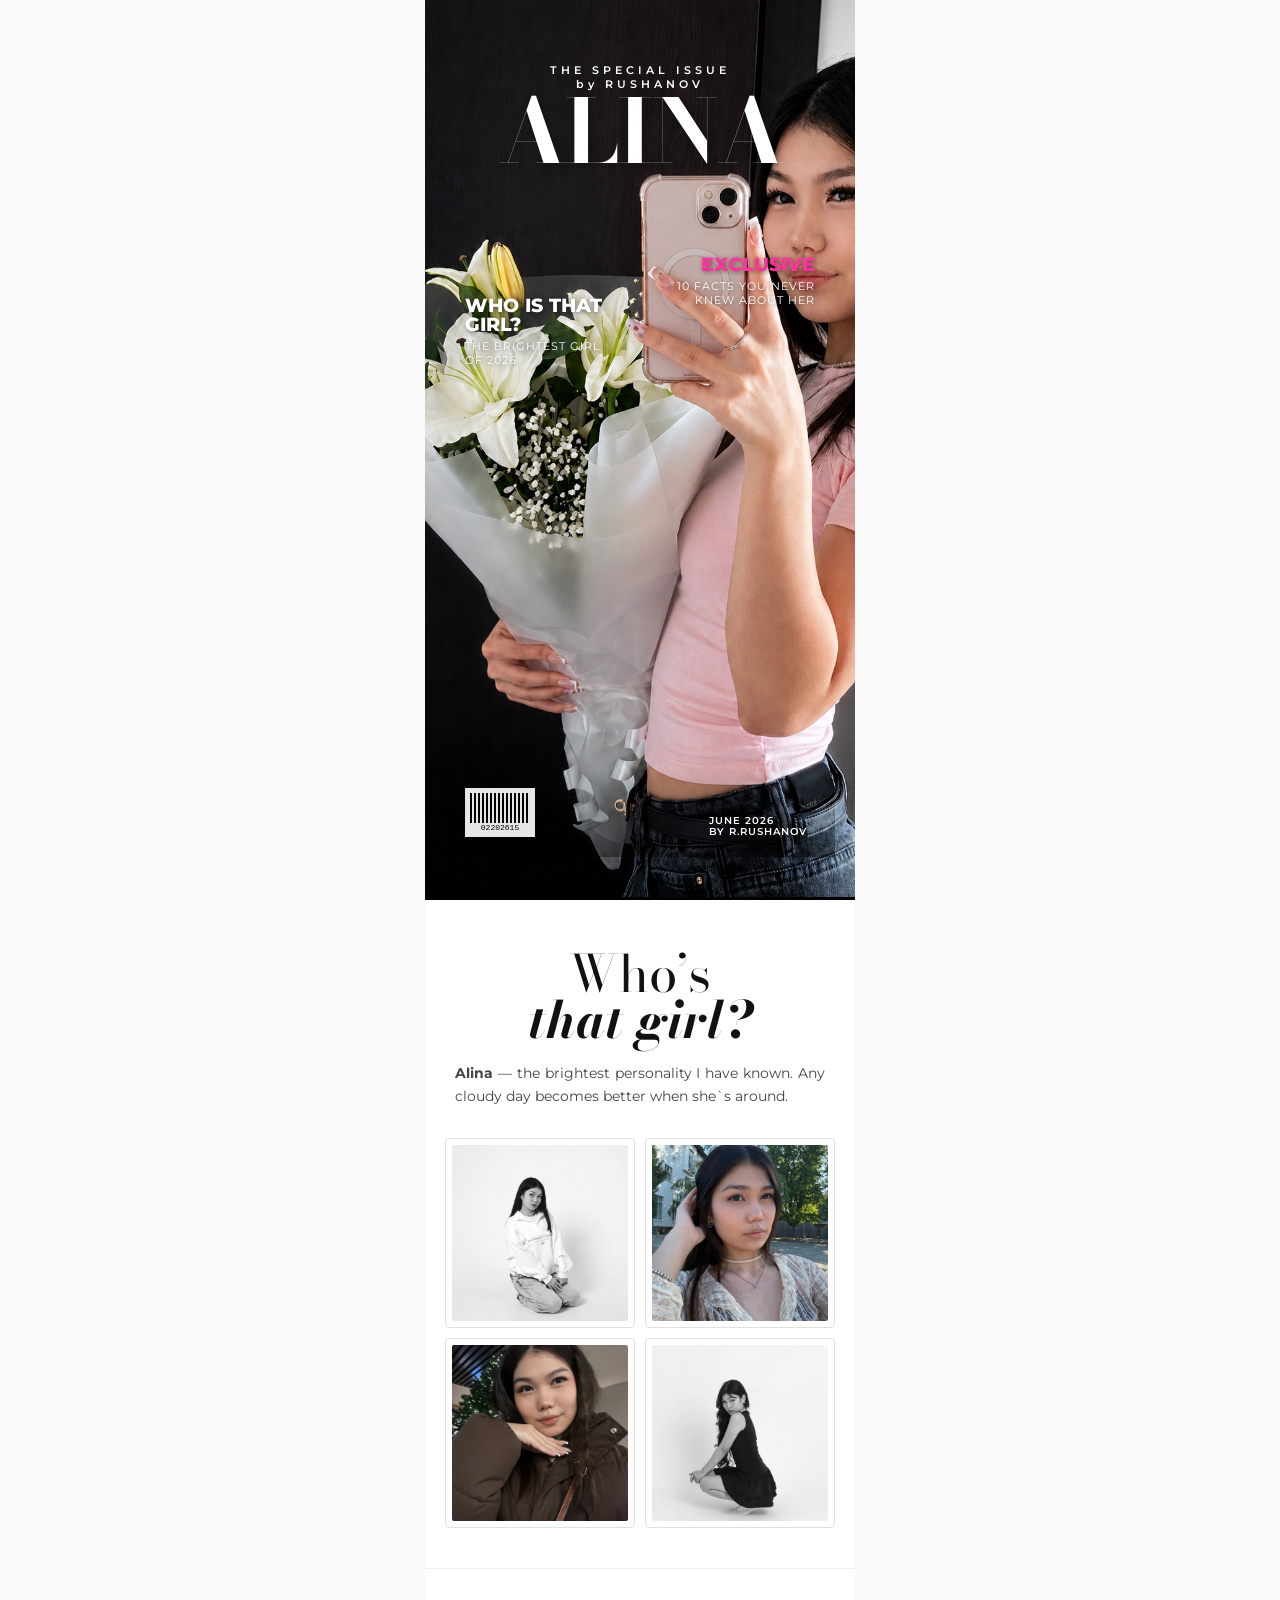
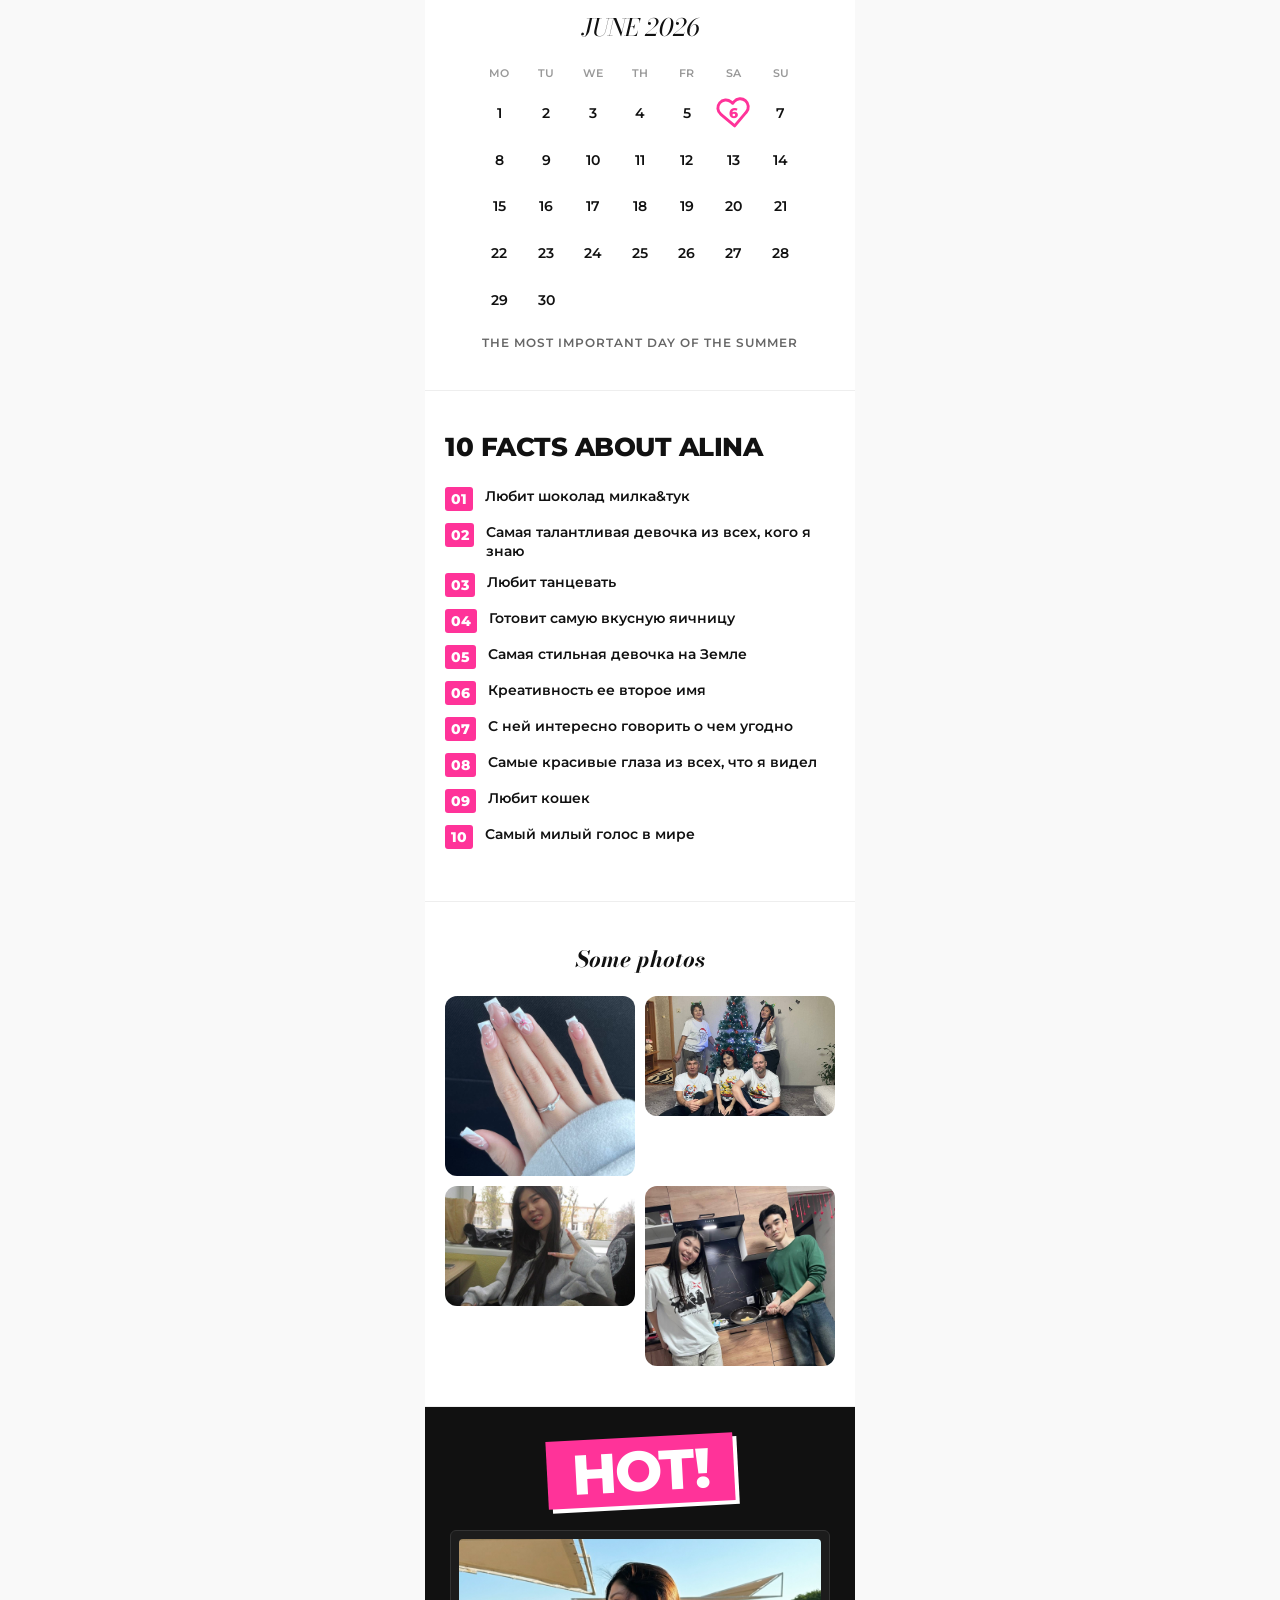
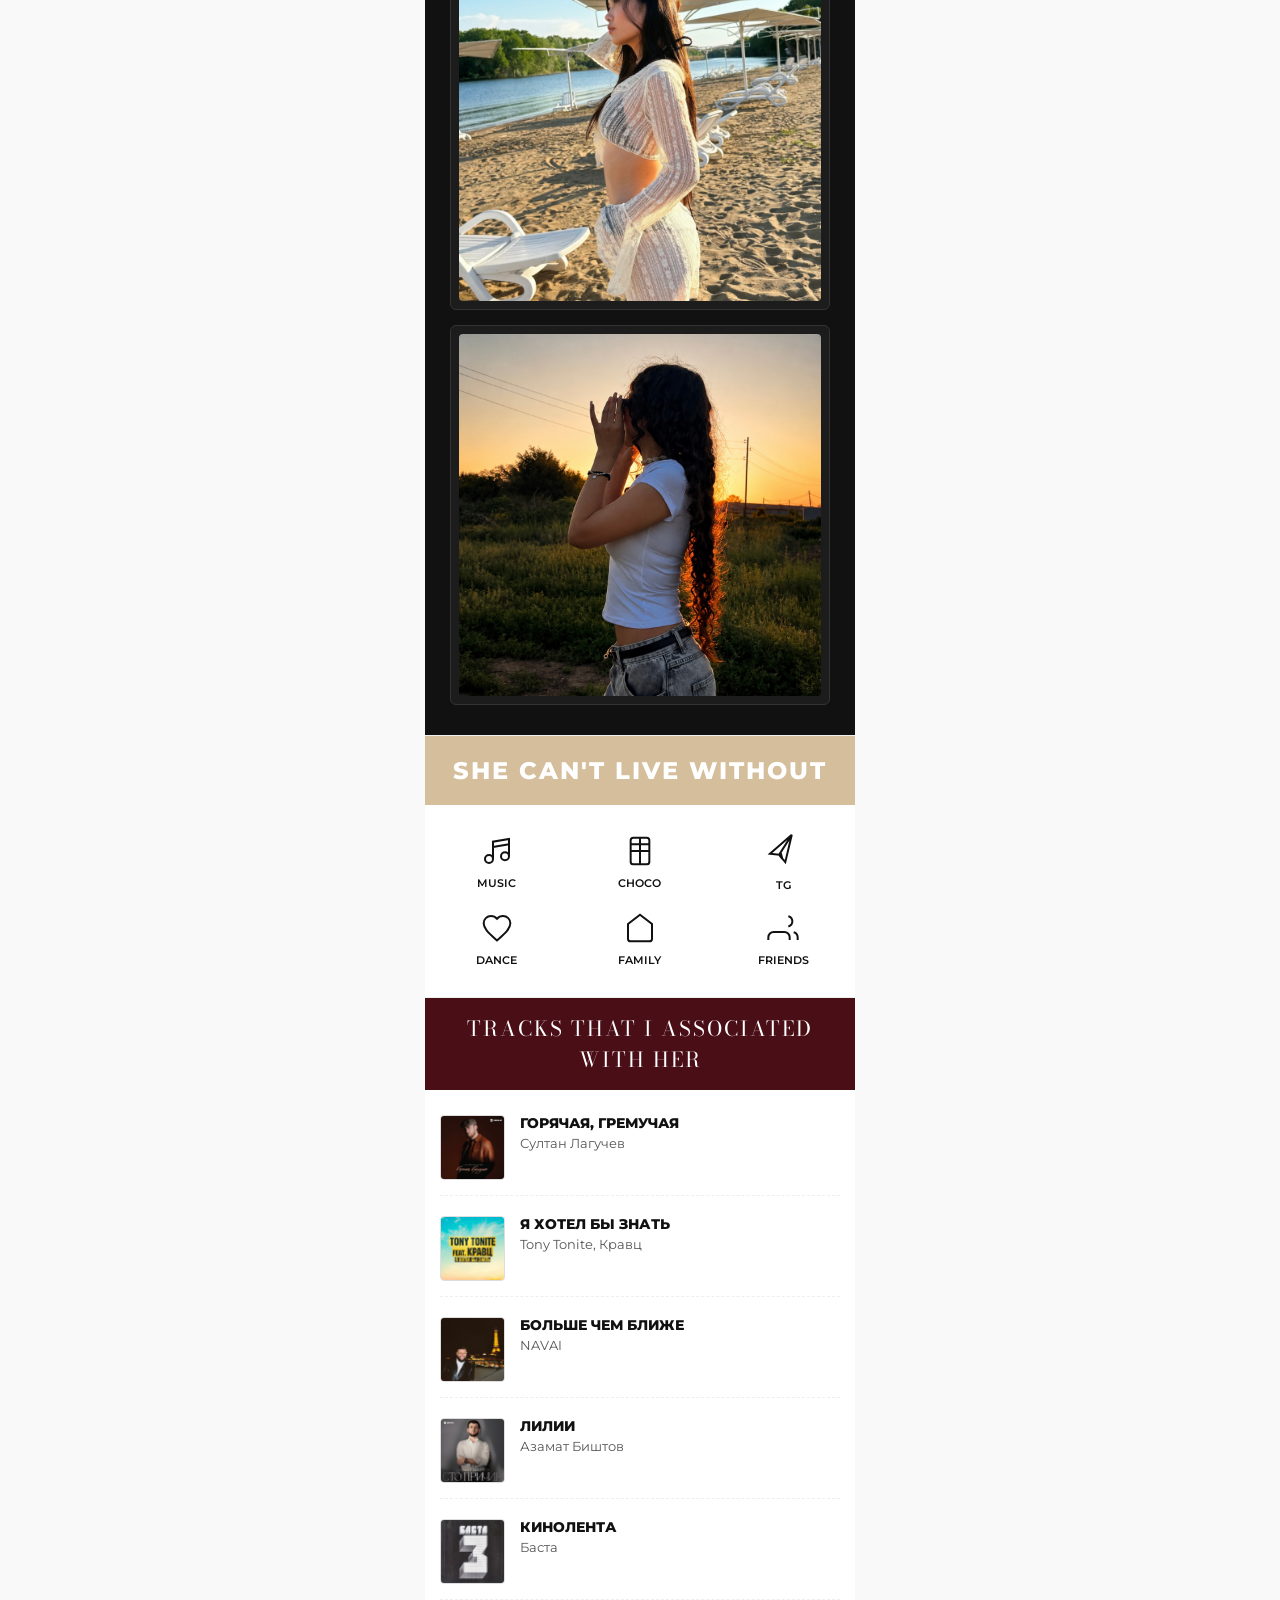
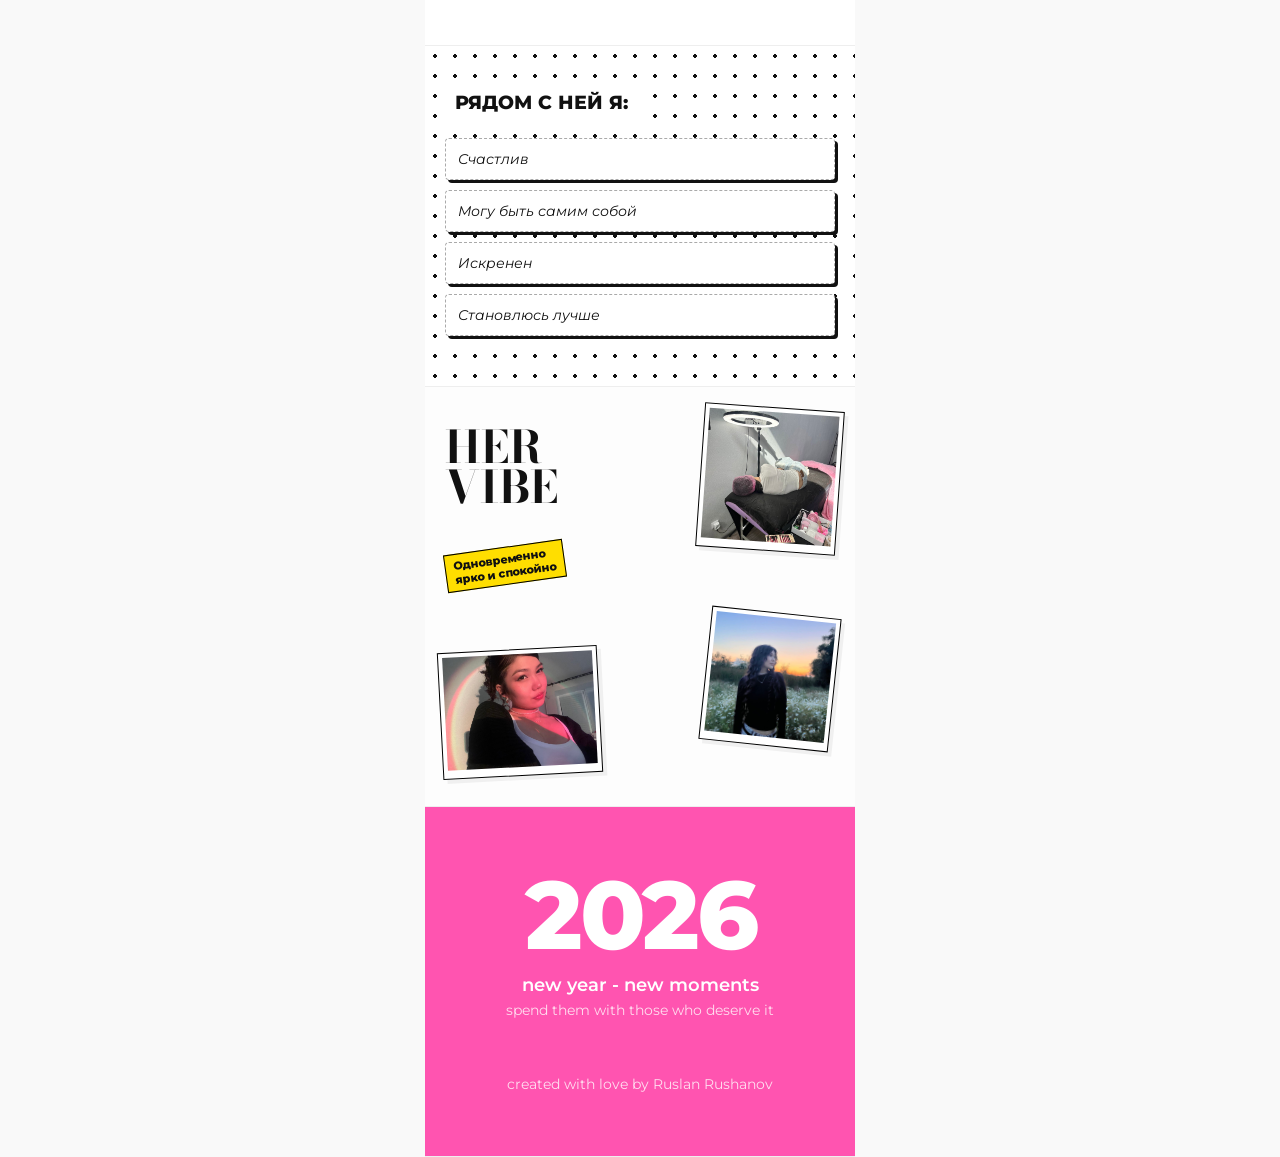
<file: index.html>
<!DOCTYPE html>
<html lang="ru">
<head>
    <meta charset="UTF-8">
    <meta name="viewport" content="width=device-width, initial-scale=1.0, maximum-scale=1.0, user-scalable=no">
    <title>Alina2026</title>
    <style>
        @import url('https://fonts.googleapis.com/css2?family=Bodoni+Moda:ital,wght@0,400;0,700;1,400&family=Montserrat:wght@400;600;800&display=swap');

        :root {
            --bg-light: #f9f9f9;
            --main-black: #111111;
            --accent-pink: #ff3399;
            --muted-gold: #d5be9b;
            --dark-red: #4a0e17;
        }

        * {
            box-sizing: border-box;
            margin: 0;
            padding: 0;
            /* Убирает серое выделение при тапе на iPhone */
            -webkit-tap-highlight-color: transparent; 
        }

        body {
            background-color: var(--bg-light);
            font-family: 'Montserrat', sans-serif;
            color: var(--main-black);
            padding: 0;
            margin: 0;
            width: 100vw;
            overflow-x: hidden;
        }

        /* Мобильный контейнер в один экран по ширине */
        .phone-wrapper {
            width: 100%;
            max-width: 430px; /* Ширина топовых iPhone Pro Max */
            margin: 0 auto;
            background: #fff;
        }

        section {
            padding: 40px 20px;
            border-bottom: 1px solid #eee;
            position: relative;
        }
        /* обложка */
    .magazine-cover {
        position: relative;
        width: 100%;
        height: 100vh; /* Занимает весь экран телефона */
        background-color: #000;
        overflow: hidden;
        display: flex;
        flex-direction: column;
        justify-content: space-between;
        border-bottom: 3px solid #000;
    }

    /* ФОТОГРАФИЯ - ЗАДНИЙ ФОН */
    .cover-image-container {
        position: absolute;
        top: 0;
        left: 0;
        width: 100%;
        height: 100%;
        z-index: 1;
    }

    .cover-image-container img {
        width: 100%;
        height: 100%;
        object-fit: cover; /* Фото заполнит весь экран без искажений */
        /* filter: brightness(0.9); — можно чуть притемнить, если текст плохо видно */
    }

    /* ГЛАВНОЕ НАЗВАНИЕ ЖУРНАЛА */
    .cover-masthead {
        position: relative;
        z-index: 2;
        text-align: center;
        padding-top: 23px;
    }

    .cover-masthead h1 {
        font-family: 'Bodoni Moda', serif;
        font-size: 5.5rem;
        color: #fff;
        text-transform: uppercase;
        letter-spacing: -2px;
        line-height: 0.8;
        margin: 0;
        /* Эффект тени, чтобы текст читался на любом фоне */
        text-shadow: 2px 2px 10px rgba(0,0,0,0.3);
    }

    /* БОКОВЫЕ ЗАГОЛОВКИ */
    .cover-headlines {
        position: relative;
        z-index: 3;
        padding: 20px;
        color: #fff;
        text-shadow: 1px 1px 5px rgba(0,0,0,0.5);
    }

    .left-headlines {
        position: absolute;
        bottom: 120px;
        left: 20px;
        max-width: 150px;
    }

    .right-headlines {
        position: absolute;
        bottom: 180px;
        right: 20px;
        text-align: right;
        max-width: 180px;
    }

    .headline-main {
        font-family: 'Montserrat', sans-serif;
        font-weight: 800;
        font-size: 1.2rem;
        text-transform: uppercase;
        line-height: 1;
        margin-bottom: 5px;
    }

    .headline-sub {
        font-family: 'Montserrat', sans-serif;
        font-size: 0.7rem;
        text-transform: uppercase;
        font-weight: 400;
        letter-spacing: 1px;
    }

    /* НИЖНЯЯ ПАНЕЛЬ: ШТРИХ-КОД И ВЫПУСК */
    .cover-footer {
        position: relative;
        z-index: 3;
        display: flex;
        justify-content: space-between;
        align-items: flex-end;
        padding: 20px;
        background: linear-gradient(transparent, rgba(0,0,0,0.4));
    }

    .barcode-area {
        background: #fff;
        padding: 5px;
        display: flex;
        flex-direction: column;
        align-items: center;
        opacity: 0.9;
    }

    .barcode-lines {
        width: 60px;
        height: 30px;
        /* Имитация штрих-кода через градиент */
        background: repeating-linear-gradient(90deg, #000, #000 2px, #fff 2px, #fff 4px);
    }

    .issue-info {
        color: #fff;
        font-size: 0.6rem;
        text-transform: uppercase;
        font-weight: 600;
        letter-spacing: 1px;
    }

        /* --- 1. HERO SECTION --- */
        .hero-section {
            text-align: center;
            padding-top: 50px;
        }

        .main-title {
            font-family: 'Bodoni Moda', serif;
            font-size: 3.2rem;
            line-height: 0.9;
            font-weight: 400;
            margin-bottom: 20px;
        }

        .main-title span {
            display: block;
            font-style: italic;
            font-weight: 700;
            color: var(--main-black);
        }

        .hero-desc {
            font-size: 0.9rem;
            line-height: 1.6;
            color: #444;
            margin-bottom: 30px;
            padding: 0 10px;
            text-align: justify;
        }

        /* Инста-коллаж: 2х2 аккуратных поста */
        .insta-grid {
            display: grid;
            grid-template-columns: 1fr 1fr;
            gap: 10px;
        }

        .insta-card {
            background: #fff;
            border: 1px solid #e0e0e0;
            padding: 6px;
            border-radius: 4px;
        }

        .insta-card img {
            width: 100%;
            aspect-ratio: 1;
            object-fit: cover;
            display: block;
            border-radius: 2px;
        }

        /* --- 2. 10 FACTS --- */
        .facts-section {
            background: #fff;
        }

        .facts-section h2 {
            font-size: 1.6rem;
            font-weight: 800;
            text-transform: uppercase;
            margin-bottom: 25px;
            letter-spacing: -0.5px;
        }

        .fact-row {
            display: flex;
            align-items: flex-start;
            margin-bottom: 12px;
        }

        .fact-num {
            font-weight: 800;
            font-size: 0.9rem;
            color: #fff;
            background: var(--accent-pink);
            padding: 3px 6px;
            margin-right: 12px;
            border-radius: 3px;
            min-width: 26px;
            text-align: center;
        }

        .fact-text {
            font-size: 0.85rem;
            font-weight: 600;
            line-height: 1.4;
        }

        /* --- 3. PINTEREST BOARD --- */
        .pinterest-section h2 {
            font-family: 'Bodoni Moda', serif;
            font-style: italic;
            font-size: 1.4rem;
            text-align: center;
            margin-bottom: 20px;
        }

        .pin-board {
            display: grid;
            grid-template-columns: 1fr 1fr;
            gap: 10px;
        }

        .pin {
            border-radius: 12px;
            overflow: hidden;
            background: #f0f0f0;
        }

        .pin img {
            width: 100%;
            display: block;
            object-fit: cover;
        }

        .p-long { height: 180px; }
        .p-short { height: 120px; }

        /* --- 4. CAN'T LIVE WITHOUT --- */
        .cant-live-header {
            background: var(--muted-gold);
            color: #fff;
            padding: 20px;
            text-align: center;
            font-size: 1.5rem;
            font-weight: 800;
            text-transform: uppercase;
            letter-spacing: 2px;
        }

        .icons-vibe-grid {
            display: grid;
            grid-template-columns: repeat(3, 1fr);
            gap: 20px;
            padding: 30px 10px;
        }

        .icon-box {
            text-align: center;
            font-size: 0.7rem;
            font-weight: 600;
            text-transform: uppercase;
        }

        .icon-box svg {
            width: 32px;
            height: 32px;
            margin-bottom: 6px;
            stroke: #111;
            fill: none;
            stroke-width: 1.5;
        }

        /* --- 5. EXCLUSIVE INTERVIEW --- */
        .interview-header {
            background: var(--dark-red);
            color: #fff;
            padding: 15px;
            text-align: center;
            font-family: 'Bodoni Moda', serif;
            font-size: 1.5rem;
        }

        .interview-content {
            padding: 25px 15px;
        }

        .qa-block {
            margin-bottom: 18px;
            border-bottom: 1px dashed #eee;
            padding-bottom: 10px;
        }

        .qa-block h3 {
            font-size: 0.85rem;
            font-weight: 800;
            margin-bottom: 4px;
        }

        .qa-block p {
            font-size: 0.85rem;
            color: #555;
            line-height: 1.4;
        }

        /* --- 6. WHAT THEY THINK ABOUT ME --- */
        .polka-dot-bg {
            background-image: radial-gradient(#111 12%, transparent 13%);
            background-size: 20px 20px;
            background-color: #fff;
            padding: 40px 20px;
        }

        .polka-dot-bg h2 {
            font-weight: 800;
            font-size: 1.2rem;
            text-transform: uppercase;
            margin-bottom: 20px;
            text-align: center;
            background: #fff;
            display: inline-block;
            padding: 4px 10px;
        }

        .sticker-quote {
            background: #fff;
            border: 1.5px dashed #aaa;
            padding: 12px;
            margin-bottom: 10px;
            border-radius: 4px;
            font-style: italic;
            font-size: 0.85rem;
            box-shadow: 3px 3px 0px var(--main-black);
        }

        /* --- 7. HER VIBE (Мобильный коллаж) --- */
        .vibe-section {
            background: #fdfdfd;
            height: 420px;
            position: relative;
        }

        .vibe-title {
            font-family: 'Bodoni Moda', serif;
            font-size: 2.8rem;
            font-weight: 700;
            line-height: 0.9;
        }

        .collage-img {
            position: absolute;
            border: 1px solid #000;
            padding: 4px;
            background: #fff;
            box-shadow: 4px 4px 0 rgba(0,0,0,0.05);
        }

        .img-1 { top: 20px; right: 15px; width: 140px; transform: rotate(4deg); }
        .img-2 { bottom: 30px; left: 15px; width: 160px; transform: rotate(-3deg); }
        .img-3 { bottom: 60px; right: 20px; width: 130px; transform: rotate(6deg); }

        .bubble-meme {
            position: absolute;
            background: #ffde00;
            border: 1.5px solid #000;
            padding: 4px 8px;
            font-size: 0.7rem;
            font-weight: 800;
            top: 160px;
            left: 20px;
            transform: rotate(-8deg);
        }

        /* --- 8. FINAL PAGE --- */
        .final-section {
            background: #ff54b0;
            color: #fff;
            text-align: center;
            padding: 60px 20px;
        }

        .big-year {
            font-size: 6rem;
            font-weight: 800;
            line-height: 1;
            letter-spacing: -3px;
            margin-bottom: 10px;
        }

        .final-text {
            font-size: 1.1rem;
            font-weight: 600;
            line-height: 1.4;
        }
        /* --- СТИЛИ ДЛЯ МУЗЫКАЛЬНОГО БЛОКА --- */
.tracks-section {
    background: #fff;
}

.tracks-header {
    background: var(--dark-red); /* Сохраняем благородный темный цвет */
    color: #fff;
    padding: 15px;
    text-align: center;
    font-family: 'Bodoni Moda', serif;
    font-size: 1.3rem;
    text-transform: uppercase;
    letter-spacing: 2px;
}

.tracks-content {
    padding: 25px 15px;
}

.track-item {
    display: flex; /* Выстраиваем в ряд: фото + текст */
    align-items: flex-start;
    gap: 15px; /* Расстояние между обложкой и текстом */
    margin-bottom: 20px;
    padding-bottom: 15px;
    border-bottom: 1px dashed #eee;
}

.track-cover {
    width: 65px; /* Размер обложки трека */
    height: 65px;
    flex-shrink: 0; /* Чтобы картинка не сжималась */
    border-radius: 4px;
    background-color: #eee;
    overflow: hidden;
    border: 1px solid #ddd;
}

.track-cover img {
    width: 100%;
    height: 100%;
    object-fit: cover;
}

.track-info h3 {
    font-size: 0.85rem;
    font-weight: 800;
    margin-bottom: 4px;
    color: var(--main-black);
    text-transform: uppercase;
}

.track-info p {
    font-size: 0.8rem;
    color: #555;
    line-height: 1.4;
}

/* --- СТИЛИ ДЛЯ КАЛЕНДАРЯ --- */
.calendar-section {
    background: #fff;
    text-align: center;
}

.calendar-title {
    font-family: 'Bodoni Moda', serif;
    font-size: 1.5rem;
    font-style: italic;
    margin-bottom: 20px;
    text-transform: uppercase;
}

.calendar-grid {
    display: grid;
    grid-template-columns: repeat(7, 1fr); /* 7 дней недели */
    gap: 8px;
    max-width: 320px;
    margin: 0 auto;
    font-size: 0.85rem;
    font-weight: 600;
}

.calendar-day-name {
    color: #999;
    font-size: 0.7rem;
    text-transform: uppercase;
    margin-bottom: 5px;
}

.calendar-day {
    aspect-ratio: 1;
    display: flex;
    align-items: center;
    justify-content: center;
    border-radius: 4px;
}

/* Стилизация важной даты — 6 июня */
/* Новые стили для даты с сердечком */
.special-date {
    position: relative;
    font-weight: 800;
    color: var(--accent-pink); /* Делаем цифру яркой */
    display: flex;
    align-items: center;
    justify-content: center;
    z-index: 1;
}

/* Вставляем сердечко на задний план цифры */
.special-date::before {
    content: "";
    position: absolute;
    width: 35px; /* Размер сердечка */
    height: 35px;
    z-index: -1; /* Прячем за цифру, чтобы она была поверх */
    background-image: url("data:image/svg+xml;utf8,<svg xmlns='http://www.w3.org/2000/svg' viewBox='0 0 24 24' fill='none' stroke='%23ff3399' stroke-width='2' stroke-linecap='round' stroke-linejoin='round'><path d='M20.84 4.61a5.5 5.5 0 0 0-7.78 0L12 5.67l-1.06-1.06a5.5 5.5 0 0 0-7.78 7.78l1.06 1.06L12 21.23l7.78-7.78 1.06-1.06a5.5 5.5 0 0 0 0-7.78z'/></svg>");
    background-size: contain;
    background-repeat: no-repeat;
    background-position: center;
    /* Легкий наклон для эффекта «от руки» */
    transform: rotate(-5deg); 
}

/* --- СТИЛИ ДЛЯ СЕКЦИИ "HOT" --- */
.hot-section {
    background: var(--main-black);
    color: #fff;
    padding: 30px 15px;
    text-align: center;
}

.hot-badge {
    background: var(--accent-pink);
    color: #fff;
    font-size: 3.5rem;
    font-weight: 800;
    display: inline-block;
    padding: 0 25px;
    letter-spacing: -2px;
    transform: rotate(-3deg);
    margin-bottom: 25px;
    box-shadow: 4px 4px 0 #fff;
}

.hot-gallery {
    display: grid;
    grid-template-columns: 1fr; /* На телефоне лучше в один ряд крупные фото */
    gap: 15px;
    padding: 0 10px;
}

.hot-photo-card {
    background: #1c1c1c;
    border: 1px solid #333;
    padding: 8px;
    border-radius: 6px;
}

.hot-photo-card img {
    width: 100%;
    display: block;
    border-radius: 4px;
    object-fit: cover;
}
    </style>
</head>
<body>

    <div class="phone-wrapper">

<section class="magazine-cover">
    <div class="cover-image-container">
        <img src="images/start.png" alt="Cover Photo">
    </div>

    <div class="cover-masthead">
        <p style="color: #fff; font-size: 0.7rem; letter-spacing: 4px; margin-bottom: 5px; font-weight: 600;">THE SPECIAL ISSUE <br>by RUSHANOV</p>
        <h1>ALINA</h1>
    </div>

    <div class="cover-headlines">
        <div class="left-headlines">
            <p class="headline-main">WHO IS THAT GIRL?</p>
            <p class="headline-sub">The brightest girl of 2026</p>
        </div>

        <div class="right-headlines">
            <p class="headline-main" style="color: #ff3399;">EXCLUSIVE</p>
            <p class="headline-sub">10 facts you never knew about her</p>
        </div>
    </div>

    <div class="cover-footer">
        <div class="barcode-area">
            <div class="barcode-lines"></div>
            <span style="font-size: 8px; color: #000; font-family: monospace;">02202615</span>
        </div>
        <div class="issue-info">
            JUNE 2026 <br> by R.Rushanov &nbsp
        </div>
    </div>
</section>    

        <section class="hero-section">
            <h1 class="main-title">Who’s<br><span>that girl?</span></h1>
            <p class="hero-desc">
                <strong>Alina</strong> — the brightest personality I have known. Any cloudy day becomes better when she`s around. 
            </p>
            <div class="insta-grid">
                <div class="insta-card"><img src="images/black1.jpeg" alt="Alina"></div>
                <div class="insta-card"><img src="images/col1.jpeg" alt="Alina"></div>
                <div class="insta-card"><img src="images/col2.jpeg" alt="Alina"></div>
                <div class="insta-card"><img src="images/black2.jpeg" alt="Alina"></div>
            </div>
        </section>

        <section class="calendar-section">
            <div class="calendar-title">June 2026</div>
            
            <div class="calendar-grid">
                <div class="calendar-day-name">Mo</div>
                <div class="calendar-day-name">Tu</div>
                <div class="calendar-day-name">We</div>
                <div class="calendar-day-name">Th</div>
                <div class="calendar-day-name">Fr</div>
                <div class="calendar-day-name">Sa</div>
                <div class="calendar-day-name">Su</div>

                <div class="calendar-day">1</div>
                <div class="calendar-day">2</div>
                <div class="calendar-day">3</div>
                <div class="calendar-day">4</div>
                <div class="calendar-day">5</div>
                
                <div class="calendar-day special-date">6</div>
                
                <div class="calendar-day">7</div>
                <div class="calendar-day">8</div>
                <div class="calendar-day">9</div>
                <div class="calendar-day">10</div>
                <div class="calendar-day">11</div>
                <div class="calendar-day">12</div>
                <div class="calendar-day">13</div>
                <div class="calendar-day">14</div>
                <div class="calendar-day">15</div>
                <div class="calendar-day">16</div>
                <div class="calendar-day">17</div>
                <div class="calendar-day">18</div>
                <div class="calendar-day">19</div>
                <div class="calendar-day">20</div>
                <div class="calendar-day">21</div>
                <div class="calendar-day">22</div>
                <div class="calendar-day">23</div>
                <div class="calendar-day">24</div>
                <div class="calendar-day">25</div>
                <div class="calendar-day">26</div>
                <div class="calendar-day">27</div>
                <div class="calendar-day">28</div>
                <div class="calendar-day">29</div>
                <div class="calendar-day">30</div>
            </div>
            
            <p style="font-size: 0.75rem; color: #666; margin-top: 15px; font-weight: 600; text-transform: uppercase; letter-spacing: 1px;">
                The most important day of the summer
            </p>
        </section>



        <section class="facts-section">
            <h2>10 facts about Alina</h2>
            <div class="fact-row"><div class="fact-num">01</div><div class="fact-text">Любит шоколад милка&тук</div></div>
            <div class="fact-row"><div class="fact-num">02</div><div class="fact-text">Самая талантливая девочка из всех, кого я знаю</div></div>
            <div class="fact-row"><div class="fact-num">03</div><div class="fact-text">Любит танцевать</div></div>
            <div class="fact-row"><div class="fact-num">04</div><div class="fact-text">Готовит самую вкусную яичницу</div></div>
            <div class="fact-row"><div class="fact-num">05</div><div class="fact-text">Самая стильная девочка на Земле</div></div>
            <div class="fact-row"><div class="fact-num">06</div><div class="fact-text">Креативность ее второе имя</div></div>
            <div class="fact-row"><div class="fact-num">07</div><div class="fact-text">С ней интересно говорить о чем угодно</div></div>
            <div class="fact-row"><div class="fact-num">08</div><div class="fact-text">Самые красивые глаза из всех, что я видел</div></div>
            <div class="fact-row"><div class="fact-num">09</div><div class="fact-text">Любит кошек</div></div>
            <div class="fact-row"><div class="fact-num">10</div><div class="fact-text">Самый милый голос в мире</div></div>
        </section>

        <section class="pinterest-section">
            <h2>Some photos</h2>
            <div class="pin-board">
                <div class="pin p-long"><img src="images/nails.jpeg" alt="Pin"></div>
                <div class="pin p-short"><img src="images/fam.jpeg" alt="Pin"></div>
                <div class="pin p-short"><img src="images/vert.jpeg" alt="Pin"></div>
                <div class="pin p-long"><img src="images/rus.jpeg" alt="Pin"></div>
            </div>
        </section>


        <section class="hot-section">
            <div class="hot-badge">HOT!</div>
            
            <div class="hot-gallery">
                <div class="hot-photo-card">
                    <img src="images/beach.jpg" alt="Hot look">
                </div>
                <div class="hot-photo-card">
                    <img src="images/sunsh.jpg" alt="Aesthetic look">
                </div>
            </div>
        </section>

        <div class="cant-live-header">She Can't Live Without</div>
        <section style="padding:0;">
            <div class="icons-vibe-grid">
    <div class="icon-box">
        <svg viewBox="0 0 24 24"><path d="M9 18V5l12-2v13M9 9l12-2M9 18c0 1.66-1.34 3-3 3s-3-1.34-3-3 1.34-3 3-3 3 1.34 3 3zm12-2c0 1.66-1.34 3-3 3s-3-1.34-3-3 1.34-3 3-3 3 1.34 3 3z"/></svg>
        <div>Music</div>
    </div>
    <div class="icon-box">
        <svg viewBox="0 0 24 24"><rect x="5" y="2" width="14" height="20" rx="2"/><path d="M5 7h14M5 12h14M12 2v20"/></svg>
        <div>Choco</div>
    </div>
    <div class="icon-box">
        <svg viewBox="0 0 24 24" style="transform: rotate(-15deg); margin-bottom: 8px;">
            <path d="M21.5 2L2 11.5l6.5 2.5L21.5 2z M8.5 14l3 6.5L21.5 2L8.5 14z M8.5 14l1.5 3.5V14l-1.5 0z" />
        </svg>
        <div>TG</div>
    </div>
    <div class="icon-box">
        <svg viewBox="0 0 24 24"><path d="M12 21.35l-1.45-1.32C5.4 15.36 2 12.28 2 8.5 2 5.42 4.42 3 7.5 3c1.74 0 3.41.81 4.5 2.09C13.09 3.81 14.76 3 16.5 3 19.58 3 22 5.42 22 8.5c0 3.78-3.4 6.86-8.55 11.54L12 21.35z"/></svg>
                    <div>Dance</div>
    </div>
    <div class="icon-box">
        <svg viewBox="0 0 24 24"><path d="M3 9l9-7 9 7v11a2 2 0 0 1-2 2H5a2 2 0 0 1-2-2z"/></svg>
        <div>Family</div>
    </div>
    <div class="icon-box">
        <svg viewBox="0 0 24 24"><path d="M17 21v-2a4 4 0 0 0-4-4H5a4 4 0 0 0-4 4v2M16 3.13a4 4 0 0 1 0 7.75M23 21v-2a4 4 0 0 0-3-3.87M16 3.13a4 4 0 0 1 0 7.75"/></svg>
        <div>Friends</div>
    </div>
</div>
        </section>


<div class="tracks-header">Tracks that i associated with her</div>
<section class="tracks-section" style="padding:0;">
    <div class="tracks-content">
        
        <div class="track-item">
            <div class="track-cover">
                <img src="images/СЛ.jpg" alt="Track Cover">
            </div>
            <div class="track-info">
                <h3>Горячая, гремучая</h3>
                <p>Султан Лагучев</p>
            </div>
        </div>

        <div class="track-item">
            <div class="track-cover">
                <img src="images/ЯЗ.jpg" alt="Track Cover">
            </div>
            <div class="track-info">
                <h3>Я хотел бы знать</h3>
                <p>Tony Tonite, Кравц</p>
            </div>
        </div>
			
			<div class="track-item">
            <div class="track-cover">
                <img src="images/БЧБ.jpg" alt="Track Cover">
            </div>
            <div class="track-info">
                <h3>Больше чем ближе</h3>
                <p>NAVAI</p>
            </div>
        </div>
		
		<div class="track-item">
            <div class="track-cover">
                <img src="images/лил.jpg" alt="Track Cover">
            </div>
            <div class="track-info">
                <h3>Лилии</h3>
                <p>Азамат Биштов</p>
            </div>
        </div>

		<div class="track-item">
            <div class="track-cover">
                <img src="images/кин.jpg" alt="Track Cover">
            </div>
            <div class="track-info">
                <h3>Кинолента</h3>
                <p>Баста</p>
            </div>
        </div>

    </div>
</section>

        <section class="polka-dot-bg">
            <h2>Рядом с ней я:</h2>
            <div class="sticker-quote">Счастлив</div>
            <div class="sticker-quote">Могу быть самим собой</div>
            <div class="sticker-quote">Искренен</div>
            <div class="sticker-quote">Становлюсь лучше</div>
        </section>

        <section class="vibe-section">
            <div class="vibe-title">HER<br>VIBE</div>
            <div class="bubble-meme">Одновременно<br>ярко и спокойно</div>
            
            <div class="collage-img img-1"><img src="images/sleep.jpeg" style="width:100%;"></div>
            <div class="collage-img img-2"><img src="images/shine.jpeg" style="width:100%;"></div>
            <div class="collage-img img-3"><img src="images/summer.jpeg" style="width:100%;"></div>
        </section>

        <section class="final-section">
            <div class="big-year">2026</div>
            <div class="final-text">
                new year - new moments<br>
                <span style="font-size:0.85rem; font-weight:400; opacity:0.8;">spend them with those who deserve it<br><br><br>created with love by Ruslan Rushanov
</span>
            </div>
        </section>

    </div>

</body>
</html>
</file>
